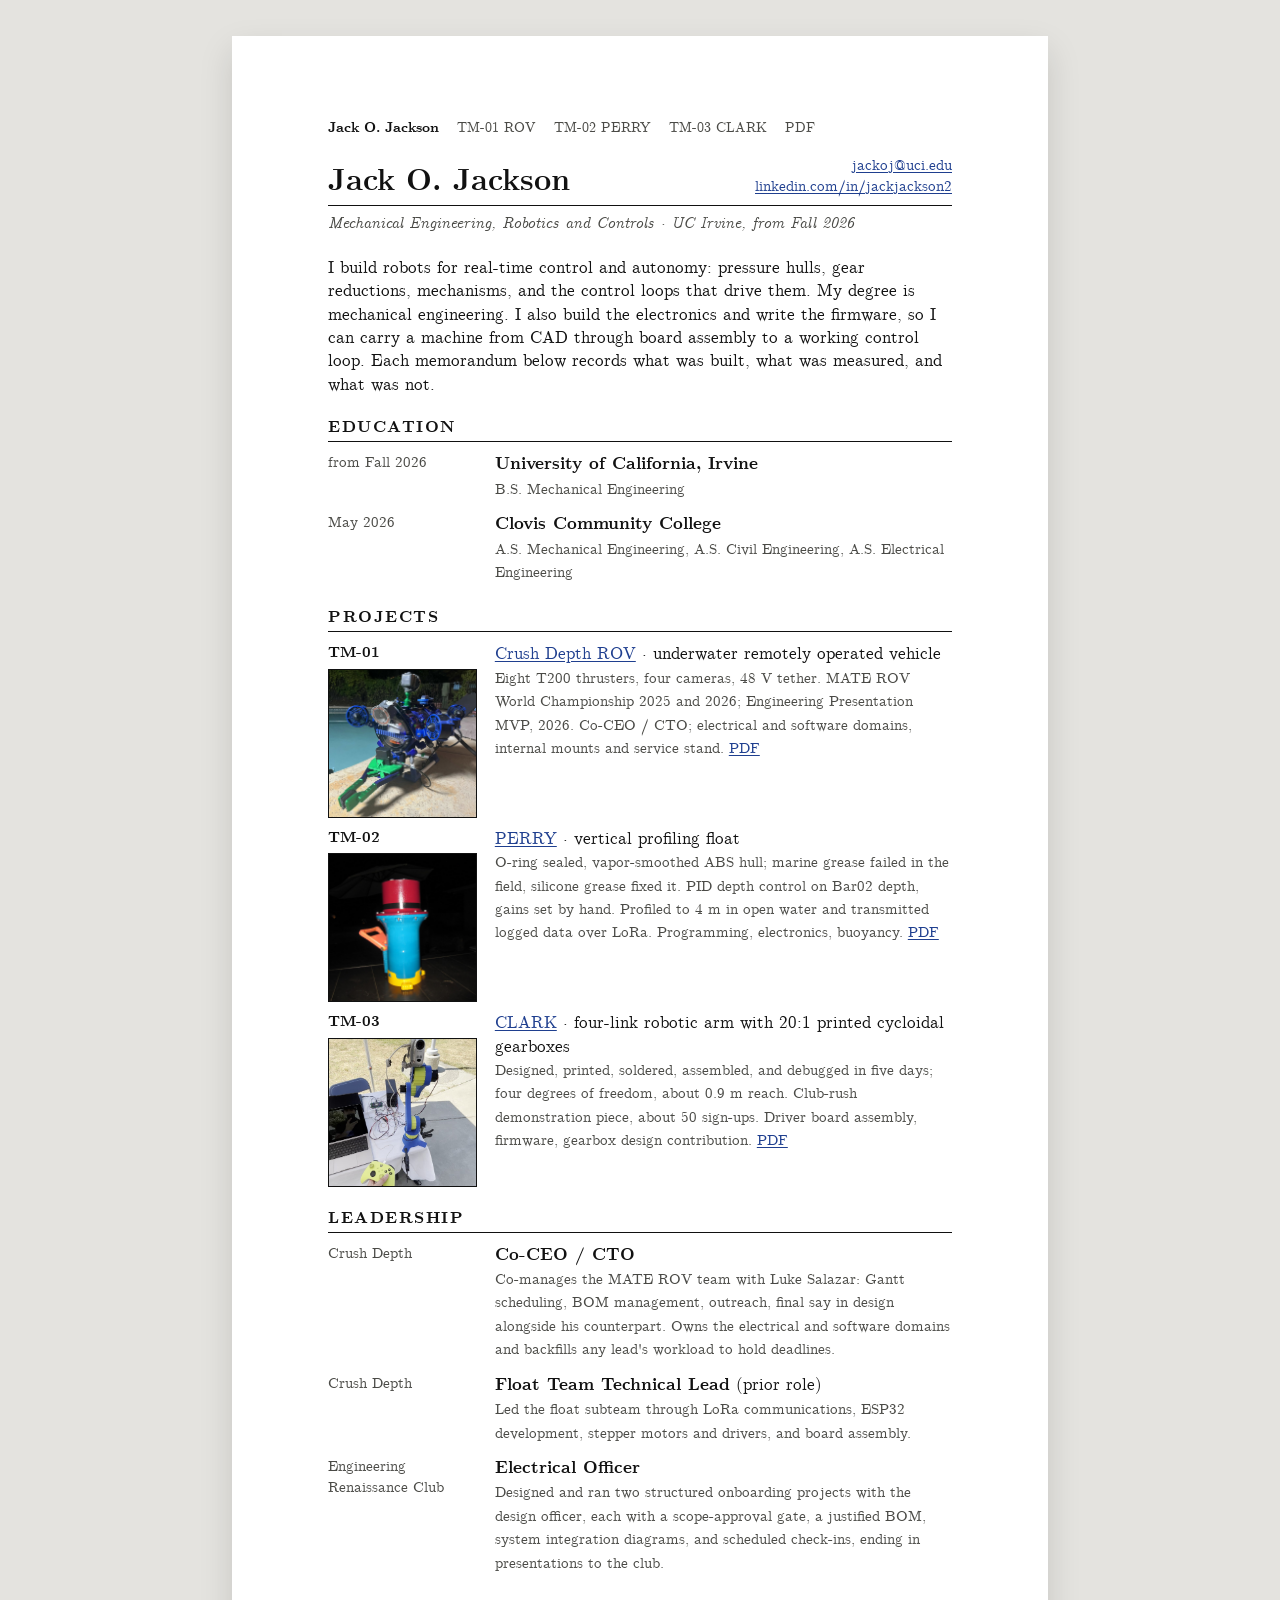
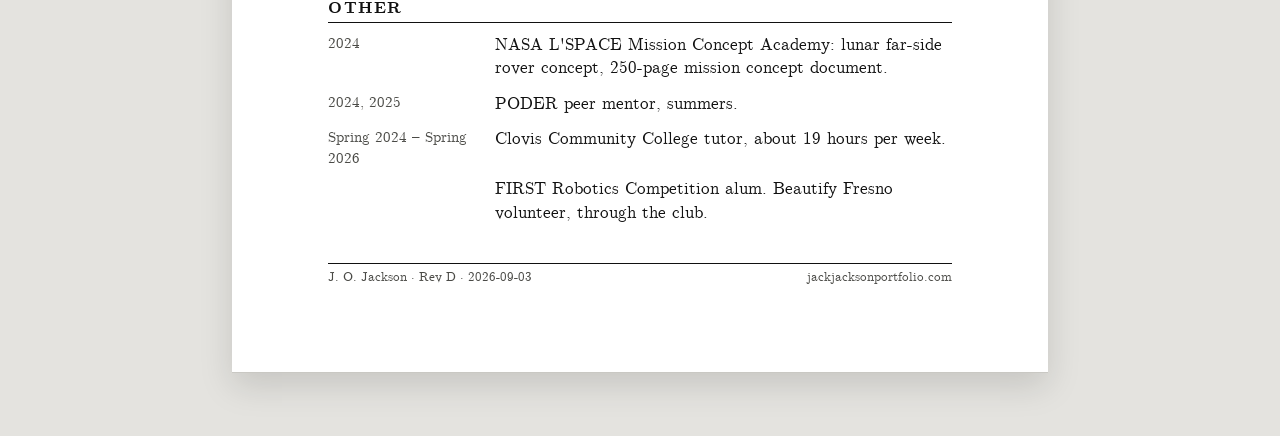
<file: index.html>
<!DOCTYPE html>
<html lang="en">
<head>
<meta charset="utf-8">
<meta name="viewport" content="width=device-width, initial-scale=1">
<title>Jack O. Jackson</title>
<meta name="description" content="Jack O. Jackson, mechanical engineering (robotics and controls), UC Irvine. Technical memoranda on a competition ROV, a profiling float, and a cycloidal robotic arm.">
<link rel="stylesheet" href="assets/style.css">
</head>
<body>
<article class="memo cv">

  <nav class="site-nav" aria-label="Site">
    <a href="index.html" aria-current="page">Jack O. Jackson</a>
    <a href="01-rov.html">TM-01 ROV</a>
    <a href="02-perry.html">TM-02 PERRY</a>
    <a href="03-clark.html">TM-03 CLARK</a>
    <a href="pdf/Jack-O-Jackson-CV.pdf">PDF</a>
  </nav>

  <header class="cv-head">
    <h1>Jack O. Jackson</h1>
    <div class="contact">
      <a href="mailto:jackoj@uci.edu">jackoj@uci.edu</a>
      <a href="https://linkedin.com/in/jackjackson2">linkedin.com/in/jackjackson2</a>
    </div>
  </header>
  <p class="cv-tagline">Mechanical Engineering, Robotics and Controls · UC Irvine, from Fall 2026</p>

  <section class="cv-sec">
    <p class="lead">I build robots for real-time control and autonomy: pressure hulls, gear reductions, mechanisms, and the control loops that drive them. My degree is mechanical engineering. I also build the electronics and write the firmware, so I can carry a machine from CAD through board assembly to a working control loop. Each memorandum below records what was built, what was measured, and what was not.</p>
  </section>

  <section class="cv-sec">
    <h2>Education</h2>
    <div class="cv-row">
      <div class="lbl">from Fall 2026</div>
      <div class="body"><p><span class="role">University of California, Irvine</span><br><span class="meta">B.S. Mechanical Engineering</span></p></div>
    </div>
    <div class="cv-row">
      <div class="lbl">May 2026</div>
      <div class="body"><p><span class="role">Clovis Community College</span><br><span class="meta">A.S. Mechanical Engineering, A.S. Civil Engineering, A.S. Electrical Engineering</span></p></div>
    </div>
  </section>

  <section class="cv-sec">
    <h2>Projects</h2>
    <div class="cv-row">
      <div class="lbl"><b>TM-01</b><img class="thumb" src="assets/img/rov-hero.jpg" alt="" style="--focus: 50% 44%" width="1200" height="1600" loading="lazy"></div>
      <div class="body"><p><a href="01-rov.html">Crush Depth ROV</a> · underwater remotely operated vehicle<br><span class="meta">Eight T200 thrusters, four cameras, 48&nbsp;V tether. MATE ROV World Championship 2025 and 2026; Engineering Presentation MVP, 2026. Co-CEO / CTO; electrical and software domains, internal mounts and service stand. <a href="pdf/TM-01-ROV.pdf">PDF</a></span></p></div>
    </div>
    <div class="cv-row">
      <div class="lbl"><b>TM-02</b><img class="thumb" src="assets/img/perry-assembled.jpg" alt="" width="1600" height="1200" loading="lazy"></div>
      <div class="body"><p><a href="02-perry.html">PERRY</a> · vertical profiling float<br><span class="meta">O-ring sealed, vapor-smoothed ABS hull; marine grease failed in the field, silicone grease fixed it. PID depth control on Bar02 depth, gains set by hand. Profiled to 4&nbsp;m in open water and transmitted logged data over LoRa. Programming, electronics, buoyancy. <a href="pdf/TM-02-PERRY.pdf">PDF</a></span></p></div>
    </div>
    <div class="cv-row">
      <div class="lbl"><b>TM-03</b><img class="thumb" src="assets/img/clark-demo.jpg" alt="" style="--focus: 50% 42%" width="900" height="1600" loading="lazy"></div>
      <div class="body"><p><a href="03-clark.html">CLARK</a> · four-link robotic arm with 20:1 printed cycloidal gearboxes<br><span class="meta">Designed, printed, soldered, assembled, and debugged in five days; four degrees of freedom, about 0.9&nbsp;m reach. Club-rush demonstration piece, about 50 sign-ups. Driver board assembly, firmware, gearbox design contribution. <a href="pdf/TM-03-CLARK.pdf">PDF</a></span></p></div>
    </div>
  </section>

  <section class="cv-sec">
    <h2>Leadership</h2>
    <div class="cv-row">
      <div class="lbl">Crush Depth</div>
      <div class="body"><p><span class="role">Co-CEO / CTO</span><br><span class="meta">Co-manages the MATE ROV team with Luke Salazar: Gantt scheduling, BOM management, outreach, final say in design alongside his counterpart. Owns the electrical and software domains and backfills any lead's workload to hold deadlines.</span></p></div>
    </div>
    <div class="cv-row">
      <div class="lbl">Crush Depth</div>
      <div class="body"><p><span class="role">Float Team Technical Lead</span> (prior role)<br><span class="meta">Led the float subteam through LoRa communications, ESP32 development, stepper motors and drivers, and board assembly.</span></p></div>
    </div>
    <div class="cv-row">
      <div class="lbl">Engineering Renaissance Club</div>
      <div class="body"><p><span class="role">Electrical Officer</span><br><span class="meta">Designed and ran two structured onboarding projects with the design officer, each with a scope-approval gate, a justified BOM, system integration diagrams, and scheduled check-ins, ending in presentations to the club.</span></p></div>
    </div>
  </section>

  <section class="cv-sec">
    <h2>Other</h2>
    <div class="cv-row">
      <div class="lbl">2024</div>
      <div class="body"><p>NASA L'SPACE Mission Concept Academy: lunar far-side rover concept, 250-page mission concept document.</p></div>
    </div>
    <div class="cv-row">
      <div class="lbl">2024, 2025</div>
      <div class="body"><p>PODER peer mentor, summers.</p></div>
    </div>
    <div class="cv-row">
      <div class="lbl">Spring 2024 – Spring 2026</div>
      <div class="body"><p>Clovis Community College tutor, about 19 hours per week.</p></div>
    </div>
    <div class="cv-row">
      <div class="lbl"></div>
      <div class="body"><p>FIRST Robotics Competition alum. Beautify Fresno volunteer, through the club.</p></div>
    </div>
  </section>

  <footer class="pgfoot"><span>J. O. Jackson · Rev D · 2026-09-03</span><span>jackjacksonportfolio.com</span></footer>

</article>
</body>
</html>
</file>
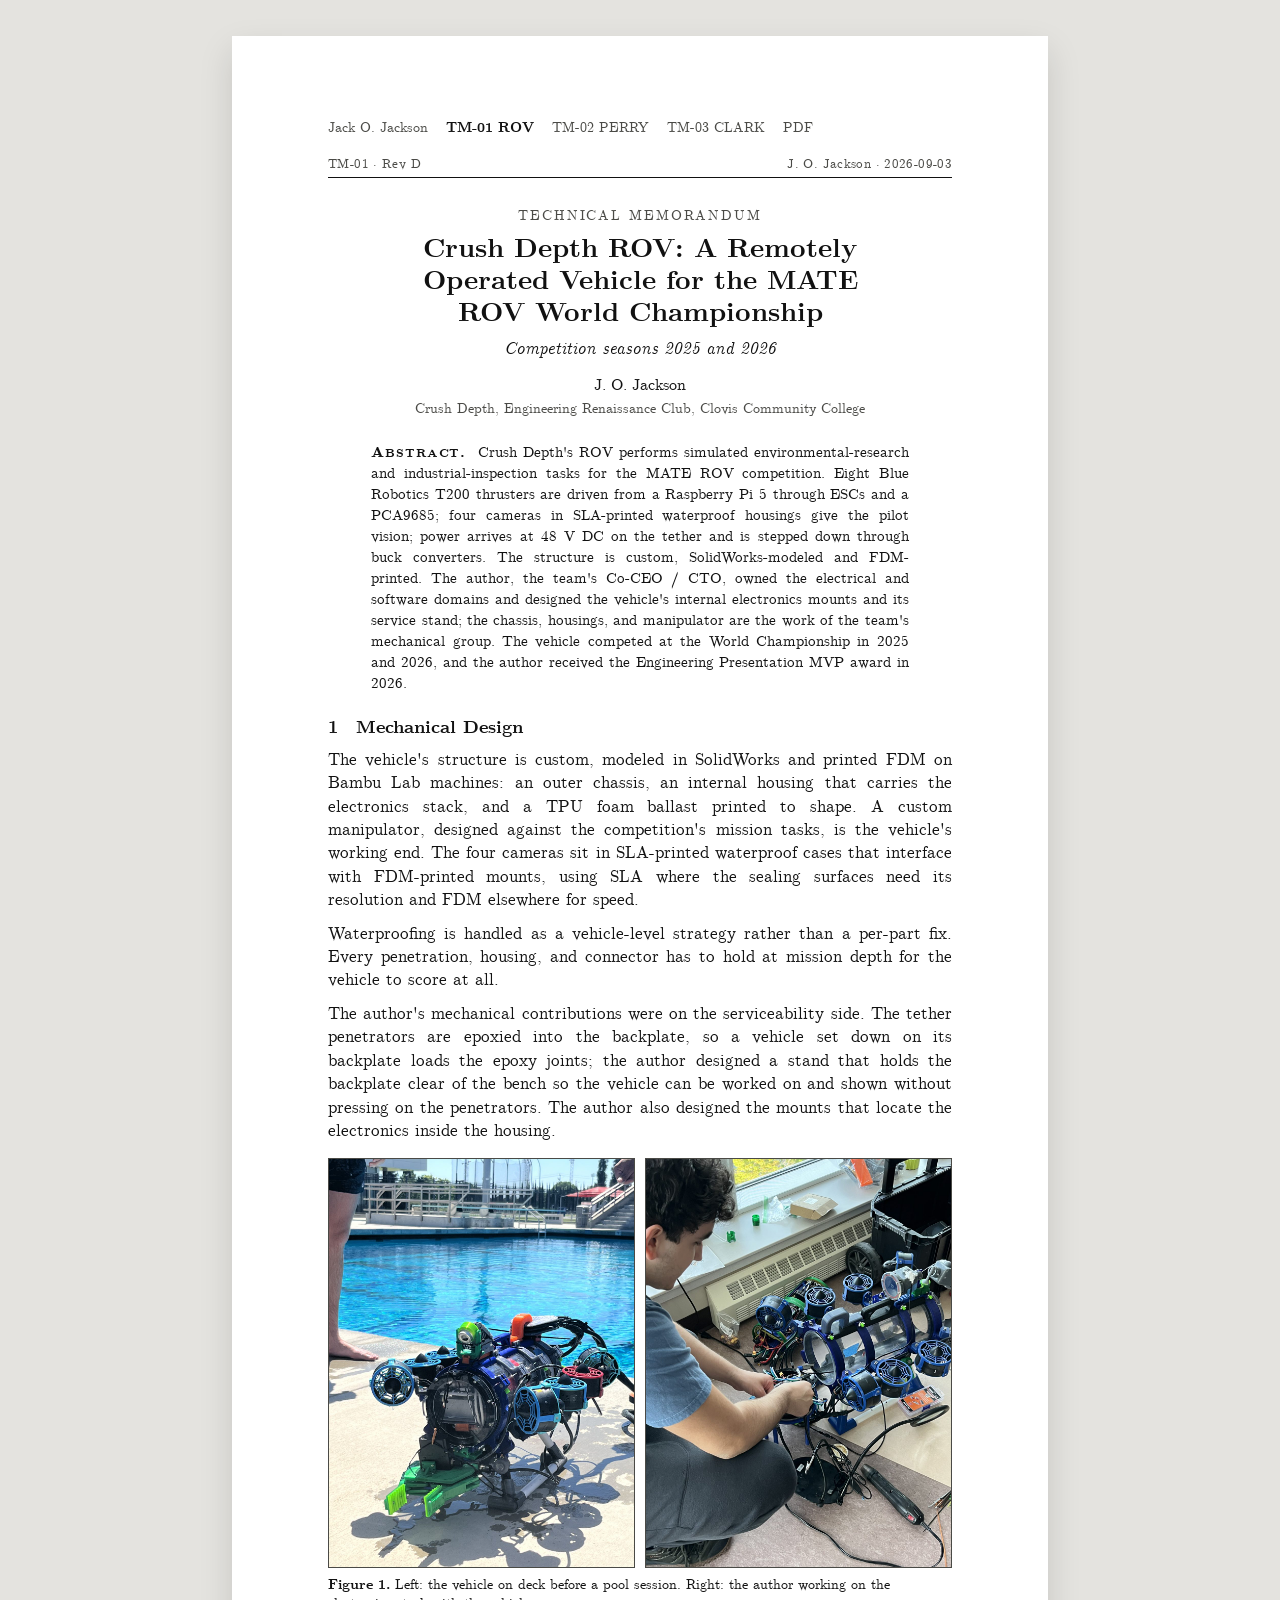
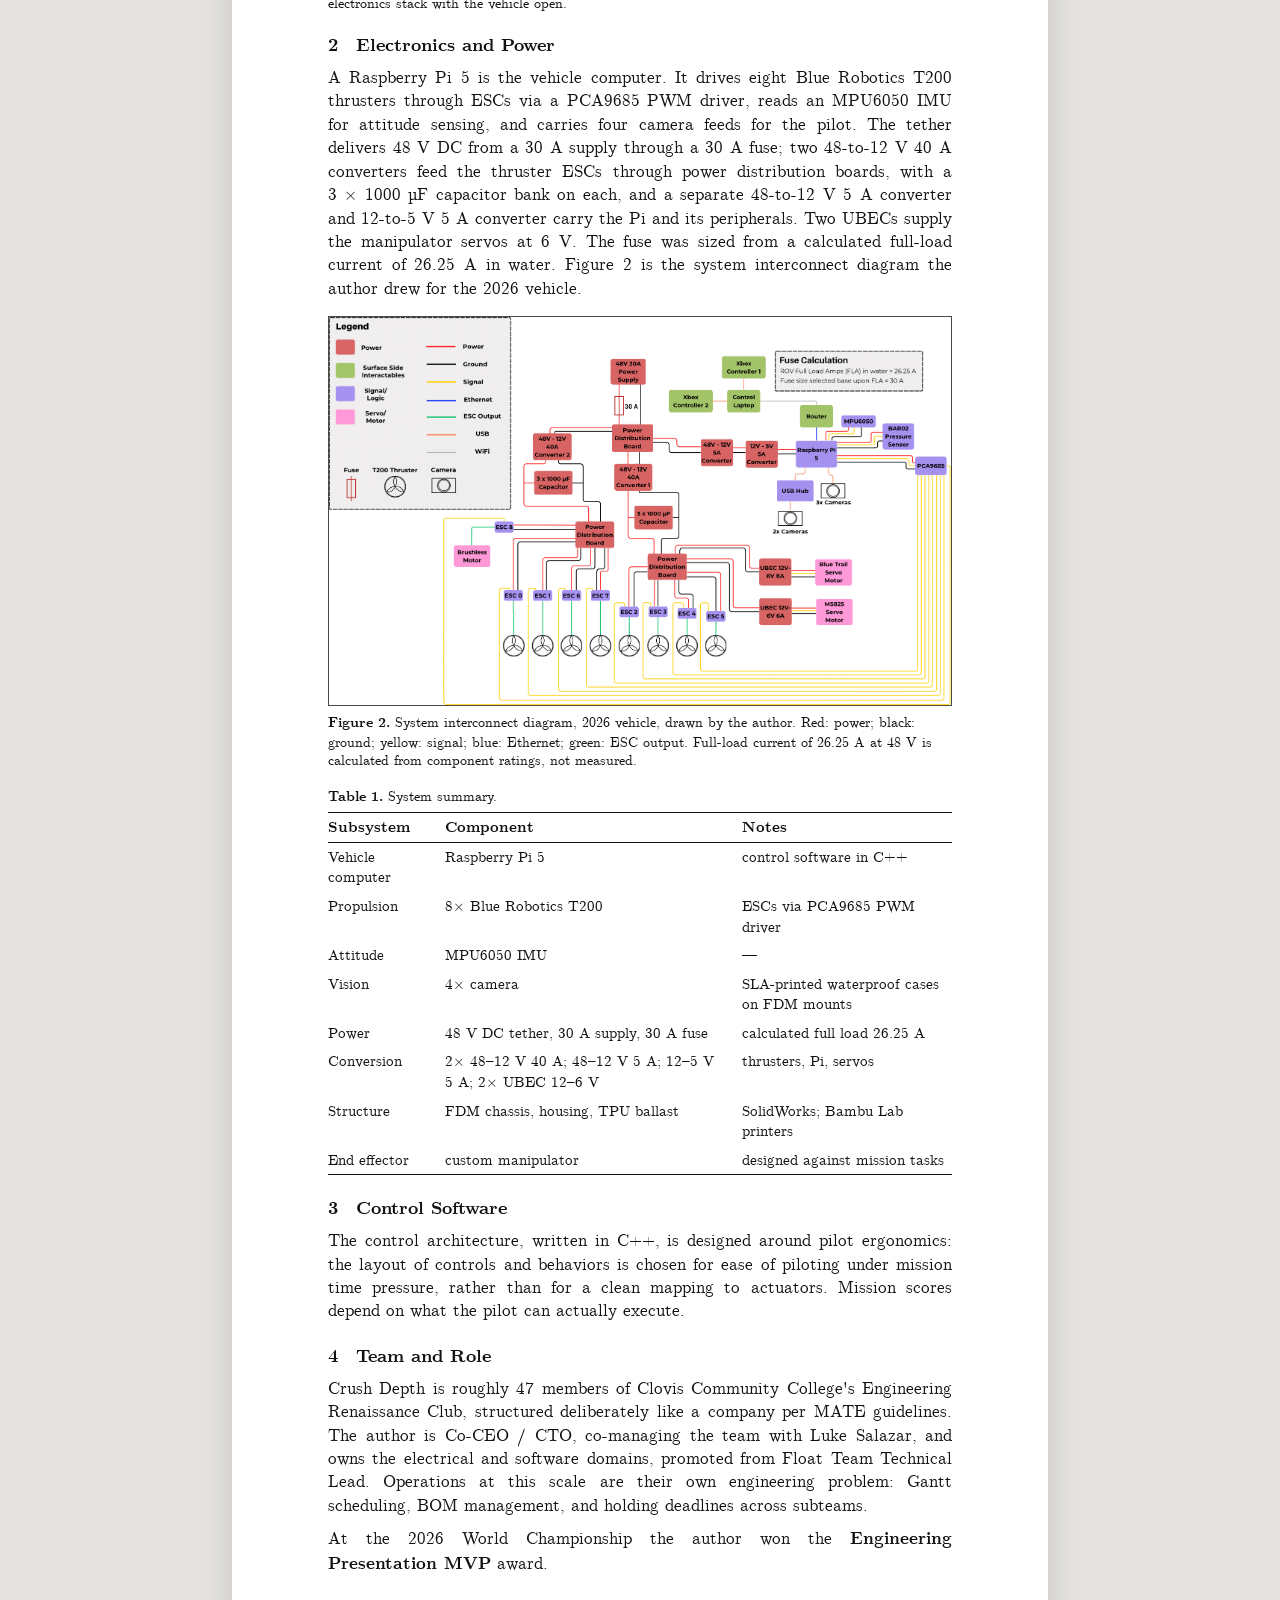
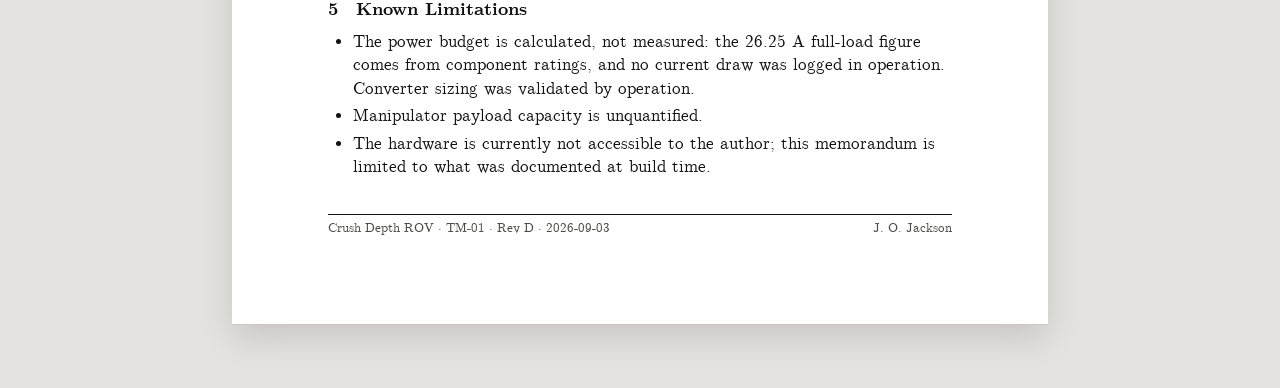
<file: 01-rov.html>
<!DOCTYPE html>
<html lang="en">
<head>
<meta charset="utf-8">
<meta name="viewport" content="width=device-width, initial-scale=1">
<title>TM-01 Crush Depth ROV · J. O. Jackson</title>
<meta name="description" content="Technical memorandum: Crush Depth ROV, an underwater remotely operated vehicle for the MATE ROV World Championship. Eight T200 thrusters, four cameras in SLA-printed housings, 48 V tether with system interconnect diagram, printed chassis, pilot-first control architecture.">
<link rel="stylesheet" href="assets/style.css">
</head>
<body>
<article class="memo">

  <nav class="site-nav" aria-label="Site">
    <a href="index.html">Jack O. Jackson</a>
    <a href="01-rov.html" aria-current="page">TM-01 ROV</a>
    <a href="02-perry.html">TM-02 PERRY</a>
    <a href="03-clark.html">TM-03 CLARK</a>
    <a href="pdf/TM-01-ROV.pdf">PDF</a>
  </nav>

  <div class="runhead"><span>TM-01 · Rev D</span><span>J. O. Jackson · 2026-09-03</span></div>

  <header>
    <div class="kind">Technical Memorandum</div>
    <h1>Crush Depth ROV: A Remotely Operated Vehicle for the MATE ROV World Championship</h1>
    <div class="sub">Competition seasons 2025 and 2026</div>
    <div class="authors">J. O. Jackson<small>Crush Depth, Engineering Renaissance Club, Clovis Community College</small></div>

    <p class="abstract"><b>Abstract.</b> Crush Depth's ROV performs simulated environmental-research and industrial-inspection tasks for the MATE ROV competition. Eight Blue Robotics T200 thrusters are driven from a Raspberry Pi 5 through ESCs and a PCA9685; four cameras in SLA-printed waterproof housings give the pilot vision; power arrives at 48&nbsp;V DC on the tether and is stepped down through buck converters. The structure is custom, SolidWorks-modeled and FDM-printed. The author, the team's Co-CEO / CTO, owned the electrical and software domains and designed the vehicle's internal electronics mounts and its service stand; the chassis, housings, and manipulator are the work of the team's mechanical group. The vehicle competed at the World Championship in 2025 and 2026, and the author received the Engineering Presentation MVP award in 2026.</p>
  </header>

  <section>
    <h2><span class="n">1</span>Mechanical Design</h2>
    <p>The vehicle's structure is custom, modeled in SolidWorks and printed FDM on Bambu Lab machines: an outer chassis, an internal housing that carries the electronics stack, and a TPU foam ballast printed to shape. A custom manipulator, designed against the competition's mission tasks, is the vehicle's working end. The four cameras sit in SLA-printed waterproof cases that interface with FDM-printed mounts, using SLA where the sealing surfaces need its resolution and FDM elsewhere for speed.</p>
    <p>Waterproofing is handled as a vehicle-level strategy rather than a per-part fix. Every penetration, housing, and connector has to hold at mission depth for the vehicle to score at all.</p>
    <p>The author's mechanical contributions were on the serviceability side. The tether penetrators are epoxied into the backplate, so a vehicle set down on its backplate loads the epoxy joints; the author designed a stand that holds the backplate clear of the bench so the vehicle can be worked on and shown without pressing on the penetrators. The author also designed the mounts that locate the electronics inside the housing.</p>
    <figure class="fig pair">
      <div class="frames">
        <img src="assets/img/rov-poolside.jpg" alt="Crush Depth ROV on a pool deck: black frame, blue thruster guards, green manipulator, cameras and cabling visible." width="1200" height="1600">
        <img src="assets/img/rov-electronics.jpg" alt="The author seated on the floor working on the ROV's internal electronics with the frame open." width="1200" height="1600">
      </div>
      <figcaption class="cap"><b>Figure 1.</b> Left: the vehicle on deck before a pool session. Right: the author working on the electronics stack with the vehicle open.</figcaption>
    </figure>
  </section>

  <section>
    <h2><span class="n">2</span>Electronics and Power</h2>
    <p>A Raspberry Pi 5 is the vehicle computer. It drives eight Blue Robotics T200 thrusters through ESCs via a PCA9685 PWM driver, reads an MPU6050 IMU for attitude sensing, and carries four camera feeds for the pilot. The tether delivers 48&nbsp;V DC from a 30&nbsp;A supply through a 30&nbsp;A fuse; two 48-to-12&nbsp;V 40&nbsp;A converters feed the thruster ESCs through power distribution boards, with a 3&nbsp;×&nbsp;1000&nbsp;µF capacitor bank on each, and a separate 48-to-12&nbsp;V 5&nbsp;A converter and 12-to-5&nbsp;V 5&nbsp;A converter carry the Pi and its peripherals. Two UBECs supply the manipulator servos at 6&nbsp;V. The fuse was sized from a calculated full-load current of 26.25&nbsp;A in water. Figure&nbsp;2 is the system interconnect diagram the author drew for the 2026 vehicle.</p>
    <figure class="fig">
      <img src="assets/img/rov-sid.png" alt="System interconnect diagram of the 2026 ROV: 48 V supply and fuse, converters, power distribution boards, eight ESCs, Raspberry Pi 5 with sensors, PCA9685, servos, and the surface laptop and controllers." width="1665" height="1039">
      <figcaption class="cap"><b>Figure 2.</b> System interconnect diagram, 2026 vehicle, drawn by the author. Red: power; black: ground; yellow: signal; blue: Ethernet; green: ESC output. Full-load current of 26.25&nbsp;A at 48&nbsp;V is calculated from component ratings, not measured.</figcaption>
    </figure>
    <div class="tabwrap">
      <table>
        <caption><b>Table 1.</b> System summary.</caption>
        <thead><tr><th>Subsystem</th><th>Component</th><th>Notes</th></tr></thead>
        <tbody>
          <tr><td>Vehicle computer</td><td>Raspberry Pi 5</td><td>control software in C++</td></tr>
          <tr><td>Propulsion</td><td>8× Blue Robotics T200</td><td>ESCs via PCA9685 PWM driver</td></tr>
          <tr><td>Attitude</td><td>MPU6050 IMU</td><td>—</td></tr>
          <tr><td>Vision</td><td>4× camera</td><td>SLA-printed waterproof cases on FDM mounts</td></tr>
          <tr><td>Power</td><td>48 V DC tether, 30 A supply, 30 A fuse</td><td>calculated full load 26.25 A</td></tr>
          <tr><td>Conversion</td><td>2× 48–12 V 40 A; 48–12 V 5 A; 12–5 V 5 A; 2× UBEC 12–6 V</td><td>thrusters, Pi, servos</td></tr>
          <tr><td>Structure</td><td>FDM chassis, housing, TPU ballast</td><td>SolidWorks; Bambu Lab printers</td></tr>
          <tr><td>End effector</td><td>custom manipulator</td><td>designed against mission tasks</td></tr>
        </tbody>
      </table>
    </div>
  </section>

  <section>
    <h2><span class="n">3</span>Control Software</h2>
    <p>The control architecture, written in C++, is designed around pilot ergonomics: the layout of controls and behaviors is chosen for ease of piloting under mission time pressure, rather than for a clean mapping to actuators. Mission scores depend on what the pilot can actually execute.</p>
  </section>

  <section>
    <h2><span class="n">4</span>Team and Role</h2>
    <p>Crush Depth is roughly 47 members of Clovis Community College's Engineering Renaissance Club, structured deliberately like a company per MATE guidelines. The author is Co-CEO / CTO, co-managing the team with Luke Salazar, and owns the electrical and software domains, promoted from Float Team Technical Lead. Operations at this scale are their own engineering problem: Gantt scheduling, BOM management, and holding deadlines across subteams.</p>
    <p>At the 2026 World Championship the author won the <strong>Engineering Presentation MVP</strong> award.</p>
  </section>

  <section>
    <h2><span class="n">5</span>Known Limitations</h2>
    <ul>
      <li>The power budget is calculated, not measured: the 26.25&nbsp;A full-load figure comes from component ratings, and no current draw was logged in operation. Converter sizing was validated by operation.</li>
      <li>Manipulator payload capacity is unquantified.</li>
      <li>The hardware is currently not accessible to the author; this memorandum is limited to what was documented at build time.</li>
    </ul>
  </section>

  <footer class="pgfoot"><span>Crush Depth ROV · TM-01 · Rev D · 2026-09-03</span><span>J. O. Jackson</span></footer>

</article>
</body>
</html>
</file>
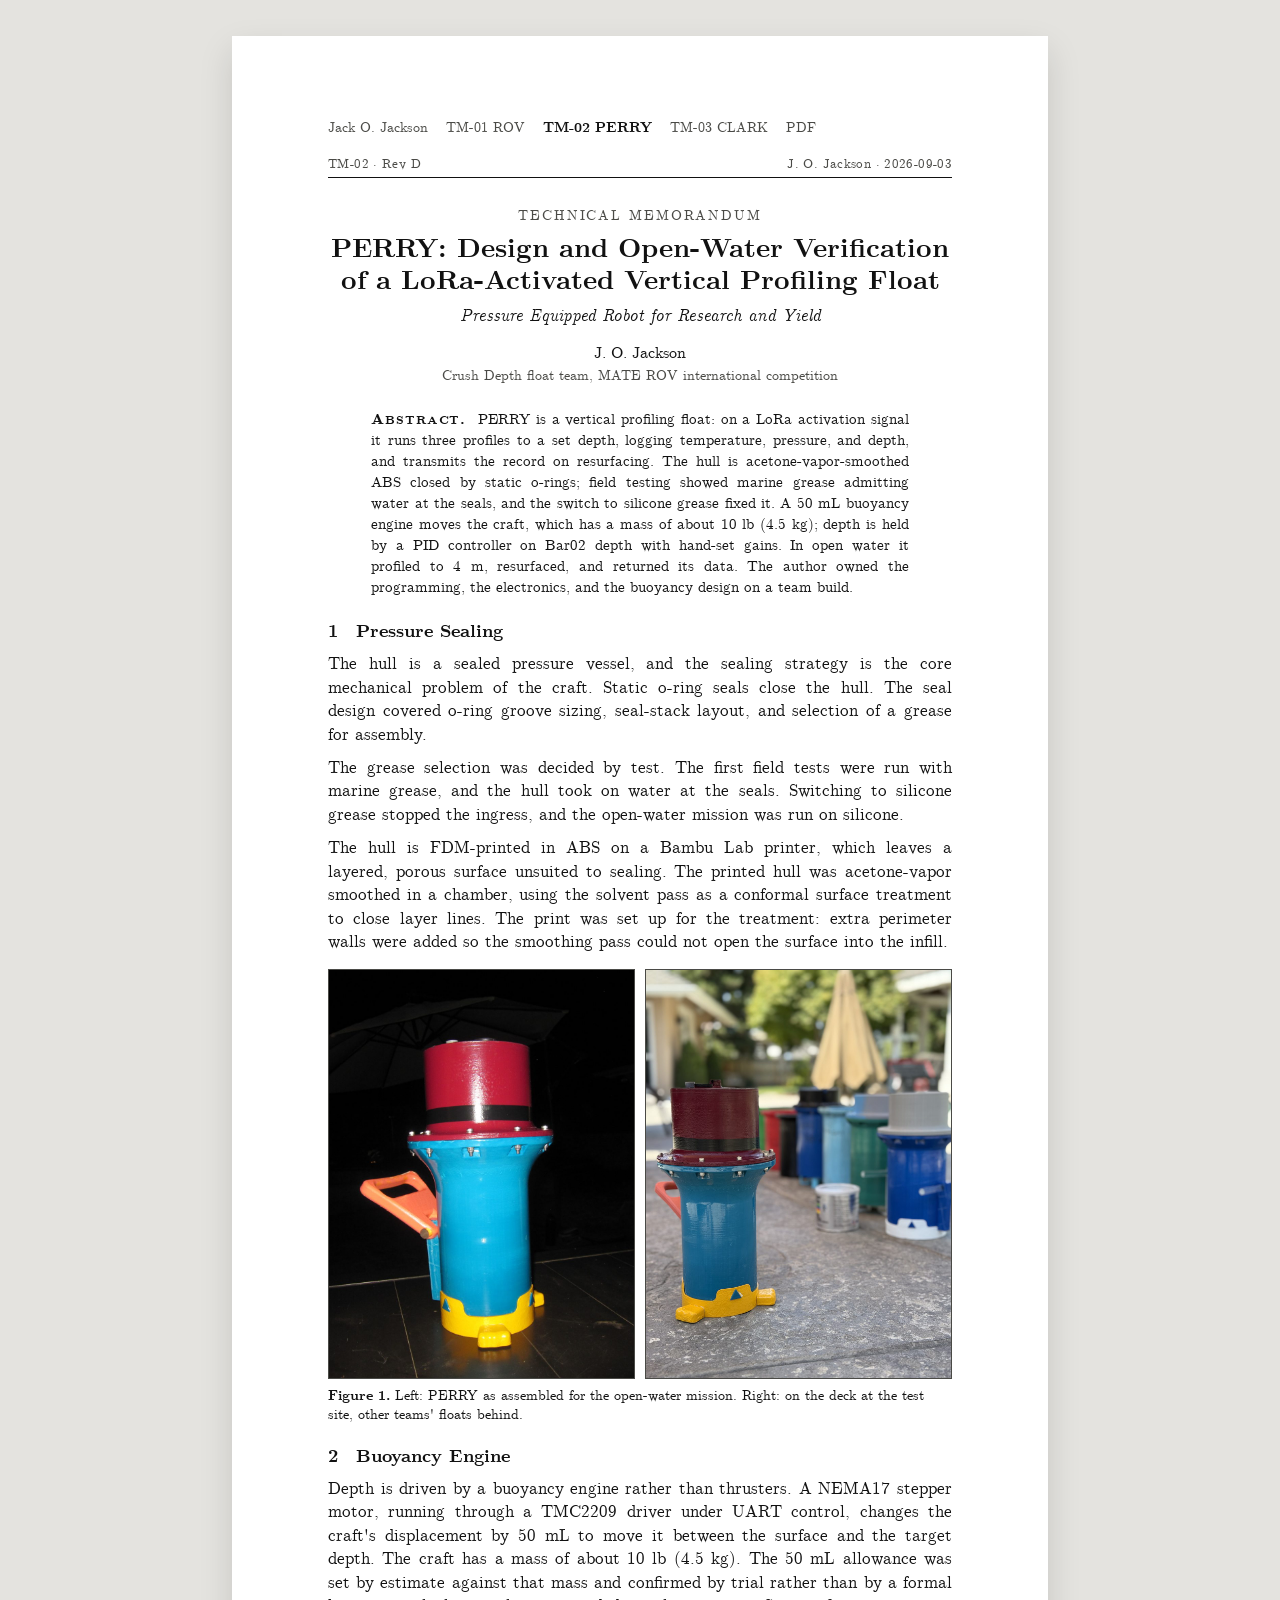
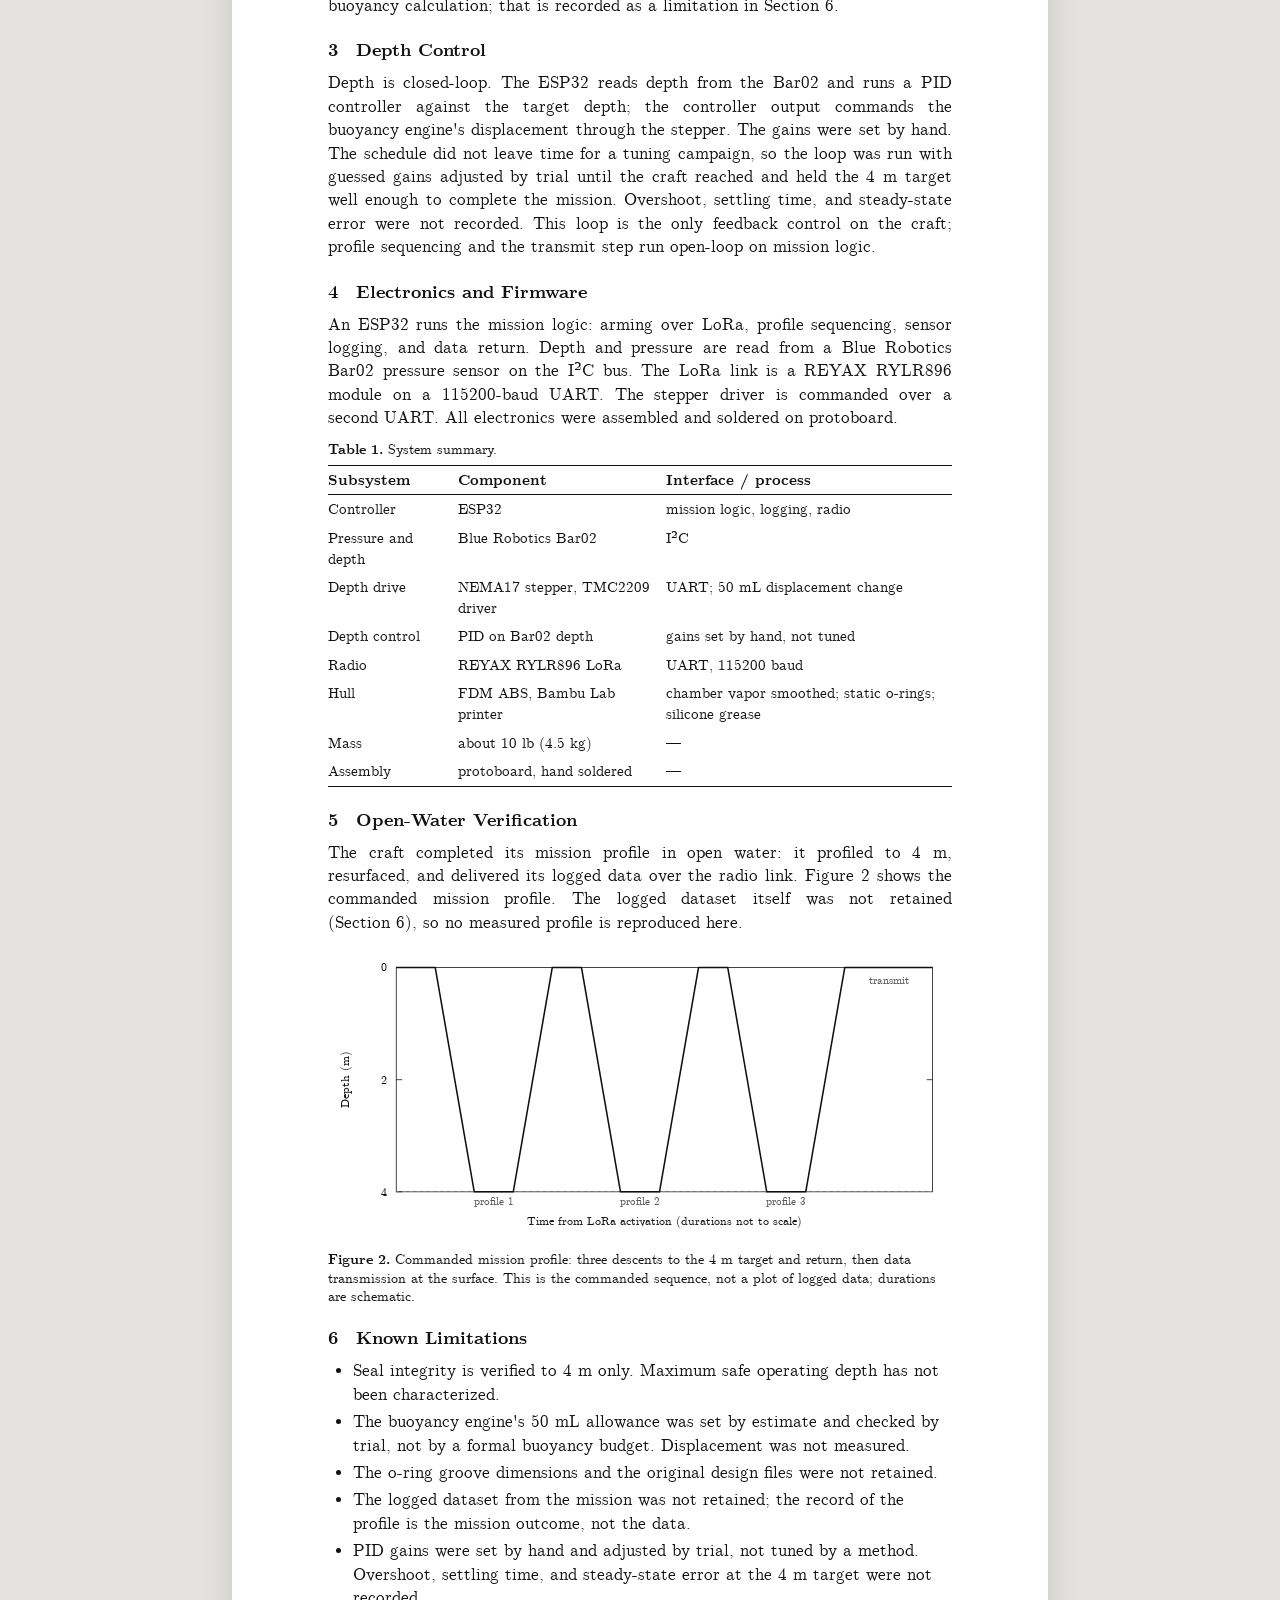
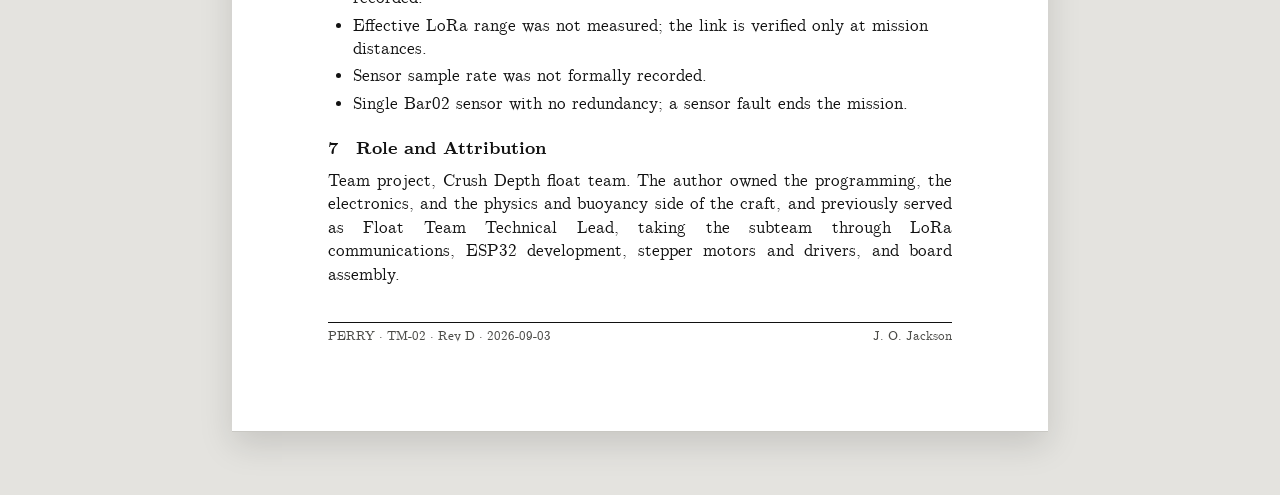
<file: 02-perry.html>
<!DOCTYPE html>
<html lang="en">
<head>
<meta charset="utf-8">
<meta name="viewport" content="width=device-width, initial-scale=1">
<title>TM-02 PERRY — Vertical Profiling Float · J. O. Jackson</title>
<meta name="description" content="Technical memorandum: PERRY, a LoRa-activated vertical profiling float. O-ring sealed, acetone-vapor-smoothed ABS hull; silicone grease after marine grease failed in the field; 50 mL buoyancy engine under PID depth control on Bar02 depth. Verified to 4 m in open water.">
<link rel="stylesheet" href="assets/style.css">
</head>
<body>
<article class="memo">

  <nav class="site-nav" aria-label="Site">
    <a href="index.html">Jack O. Jackson</a>
    <a href="01-rov.html">TM-01 ROV</a>
    <a href="02-perry.html" aria-current="page">TM-02 PERRY</a>
    <a href="03-clark.html">TM-03 CLARK</a>
    <a href="pdf/TM-02-PERRY.pdf">PDF</a>
  </nav>

  <div class="runhead"><span>TM-02 · Rev D</span><span>J. O. Jackson · 2026-09-03</span></div>

  <header>
    <div class="kind">Technical Memorandum</div>
    <h1>PERRY: Design and Open-Water Verification of a LoRa-Activated Vertical Profiling Float</h1>
    <div class="sub">Pressure Equipped Robot for Research and Yield</div>
    <div class="authors">J. O. Jackson<small>Crush Depth float team, MATE ROV international competition</small></div>

    <p class="abstract"><b>Abstract.</b> PERRY is a vertical profiling float: on a LoRa activation signal it runs three profiles to a set depth, logging temperature, pressure, and depth, and transmits the record on resurfacing. The hull is acetone-vapor-smoothed ABS closed by static o-rings; field testing showed marine grease admitting water at the seals, and the switch to silicone grease fixed it. A 50&nbsp;mL buoyancy engine moves the craft, which has a mass of about 10&nbsp;lb (4.5&nbsp;kg); depth is held by a PID controller on Bar02 depth with hand-set gains. In open water it profiled to 4&nbsp;m, resurfaced, and returned its data. The author owned the programming, the electronics, and the buoyancy design on a team build.</p>
  </header>

  <section>
    <h2><span class="n">1</span>Pressure Sealing</h2>
    <p>The hull is a sealed pressure vessel, and the sealing strategy is the core mechanical problem of the craft. Static o-ring seals close the hull. The seal design covered o-ring groove sizing, seal-stack layout, and selection of a grease for assembly.</p>
    <p>The grease selection was decided by test. The first field tests were run with marine grease, and the hull took on water at the seals. Switching to silicone grease stopped the ingress, and the open-water mission was run on silicone.</p>
    <p>The hull is FDM-printed in ABS on a Bambu Lab printer, which leaves a layered, porous surface unsuited to sealing. The printed hull was acetone-vapor smoothed in a chamber, using the solvent pass as a conformal surface treatment to close layer lines. The print was set up for the treatment: extra perimeter walls were added so the smoothing pass could not open the surface into the infill.</p>
    <figure class="fig pair">
      <div class="frames">
        <img src="assets/img/perry-assembled.jpg" alt="PERRY float, assembled: blue printed hull, red cap, orange handle, yellow base." width="1600" height="1200">
        <img src="assets/img/perry-lineup.jpg" alt="PERRY on a pool deck in front of other teams' profiling floats." width="1200" height="1600">
      </div>
      <figcaption class="cap"><b>Figure 1.</b> Left: PERRY as assembled for the open-water mission. Right: on the deck at the test site, other teams' floats behind.</figcaption>
    </figure>
  </section>

  <section>
    <h2><span class="n">2</span>Buoyancy Engine</h2>
    <p>Depth is driven by a buoyancy engine rather than thrusters. A NEMA17 stepper motor, running through a TMC2209 driver under UART control, changes the craft's displacement by 50&nbsp;mL to move it between the surface and the target depth. The craft has a mass of about 10&nbsp;lb (4.5&nbsp;kg). The 50&nbsp;mL allowance was set by estimate against that mass and confirmed by trial rather than by a formal buoyancy calculation; that is recorded as a limitation in Section&nbsp;6.</p>
  </section>

  <section>
    <h2><span class="n">3</span>Depth Control</h2>
    <p>Depth is closed-loop. The ESP32 reads depth from the Bar02 and runs a PID controller against the target depth; the controller output commands the buoyancy engine's displacement through the stepper. The gains were set by hand. The schedule did not leave time for a tuning campaign, so the loop was run with guessed gains adjusted by trial until the craft reached and held the 4&nbsp;m target well enough to complete the mission. Overshoot, settling time, and steady-state error were not recorded. This loop is the only feedback control on the craft; profile sequencing and the transmit step run open-loop on mission logic.</p>
  </section>

  <section>
    <h2><span class="n">4</span>Electronics and Firmware</h2>
    <p>An ESP32 runs the mission logic: arming over LoRa, profile sequencing, sensor logging, and data return. Depth and pressure are read from a Blue Robotics Bar02 pressure sensor on the I²C bus. The LoRa link is a REYAX RYLR896 module on a 115200-baud UART. The stepper driver is commanded over a second UART. All electronics were assembled and soldered on protoboard.</p>
    <div class="tabwrap">
      <table>
        <caption><b>Table 1.</b> System summary.</caption>
        <thead><tr><th>Subsystem</th><th>Component</th><th>Interface / process</th></tr></thead>
        <tbody>
          <tr><td>Controller</td><td>ESP32</td><td>mission logic, logging, radio</td></tr>
          <tr><td>Pressure and depth</td><td>Blue Robotics Bar02</td><td>I²C</td></tr>
          <tr><td>Depth drive</td><td>NEMA17 stepper, TMC2209 driver</td><td>UART; 50 mL displacement change</td></tr>
          <tr><td>Depth control</td><td>PID on Bar02 depth</td><td>gains set by hand, not tuned</td></tr>
          <tr><td>Radio</td><td>REYAX RYLR896 LoRa</td><td>UART, 115200 baud</td></tr>
          <tr><td>Hull</td><td>FDM ABS, Bambu Lab printer</td><td>chamber vapor smoothed; static o-rings; silicone grease</td></tr>
          <tr><td>Mass</td><td>about 10 lb (4.5 kg)</td><td>—</td></tr>
          <tr><td>Assembly</td><td>protoboard, hand soldered</td><td>—</td></tr>
        </tbody>
      </table>
    </div>
  </section>

  <section>
    <h2><span class="n">5</span>Open-Water Verification</h2>
    <p>The craft completed its mission profile in open water: it profiled to 4&nbsp;m, resurfaced, and delivered its logged data over the radio link. Figure&nbsp;2 shows the commanded mission profile. The logged dataset itself was not retained (Section&nbsp;6), so no measured profile is reproduced here.</p>
    <figure class="fig">
      <svg viewBox="0 0 640 300" role="img" aria-label="Commanded mission profile: three descents from the surface to 4 metres and back.">
        <rect x="0" y="0" width="640" height="300" fill="#fff"/>
        <g stroke="#111" stroke-width="0.8" fill="none">
          <rect x="70" y="18" width="550" height="230"/>
          <line x1="70" y1="133" x2="76" y2="133"/>
          <line x1="70" y1="248" x2="76" y2="248"/>
          <line x1="620" y1="133" x2="614" y2="133"/>
        </g>
        <g stroke="#bbb" stroke-width="0.6" stroke-dasharray="3 4">
          <line x1="70" y1="248" x2="620" y2="248"/>
        </g>
        <polyline fill="none" stroke="#111" stroke-width="1.6" stroke-linejoin="round"
          points="70,18 110,18 150,248 190,248 230,18 260,18 300,248 340,248 380,18 410,18 450,248 490,248 530,18 620,18"/>
        <g font-family="CMU Serif, Times New Roman, serif" font-size="12" fill="#111">
          <text x="60" y="22" text-anchor="end">0</text>
          <text x="60" y="137" text-anchor="end">2</text>
          <text x="60" y="252" text-anchor="end">4</text>
          <text x="22" y="133" transform="rotate(-90 22 133)" text-anchor="middle">Depth (m)</text>
          <text x="345" y="282" text-anchor="middle">Time from LoRa activation (durations not to scale)</text>
          <text x="170" y="262" text-anchor="middle" font-size="11" fill="#555">profile 1</text>
          <text x="320" y="262" text-anchor="middle" font-size="11" fill="#555">profile 2</text>
          <text x="470" y="262" text-anchor="middle" font-size="11" fill="#555">profile 3</text>
          <text x="575" y="35" text-anchor="middle" font-size="11" fill="#555">transmit</text>
        </g>
      </svg>
      <figcaption class="cap"><b>Figure 2.</b> Commanded mission profile: three descents to the 4&nbsp;m target and return, then data transmission at the surface. This is the commanded sequence, not a plot of logged data; durations are schematic.</figcaption>
    </figure>
  </section>

  <section>
    <h2><span class="n">6</span>Known Limitations</h2>
    <ul>
      <li>Seal integrity is verified to 4&nbsp;m only. Maximum safe operating depth has not been characterized.</li>
      <li>The buoyancy engine's 50&nbsp;mL allowance was set by estimate and checked by trial, not by a formal buoyancy budget. Displacement was not measured.</li>
      <li>The o-ring groove dimensions and the original design files were not retained.</li>
      <li>The logged dataset from the mission was not retained; the record of the profile is the mission outcome, not the data.</li>
      <li>PID gains were set by hand and adjusted by trial, not tuned by a method. Overshoot, settling time, and steady-state error at the 4&nbsp;m target were not recorded.</li>
      <li>Effective LoRa range was not measured; the link is verified only at mission distances.</li>
      <li>Sensor sample rate was not formally recorded.</li>
      <li>Single Bar02 sensor with no redundancy; a sensor fault ends the mission.</li>
    </ul>
  </section>

  <section>
    <h2><span class="n">7</span>Role and Attribution</h2>
    <p>Team project, Crush Depth float team. The author owned the programming, the electronics, and the physics and buoyancy side of the craft, and previously served as Float Team Technical Lead, taking the subteam through LoRa communications, ESP32 development, stepper motors and drivers, and board assembly.</p>
  </section>

  <footer class="pgfoot"><span>PERRY · TM-02 · Rev D · 2026-09-03</span><span>J. O. Jackson</span></footer>

</article>
</body>
</html>
</file>
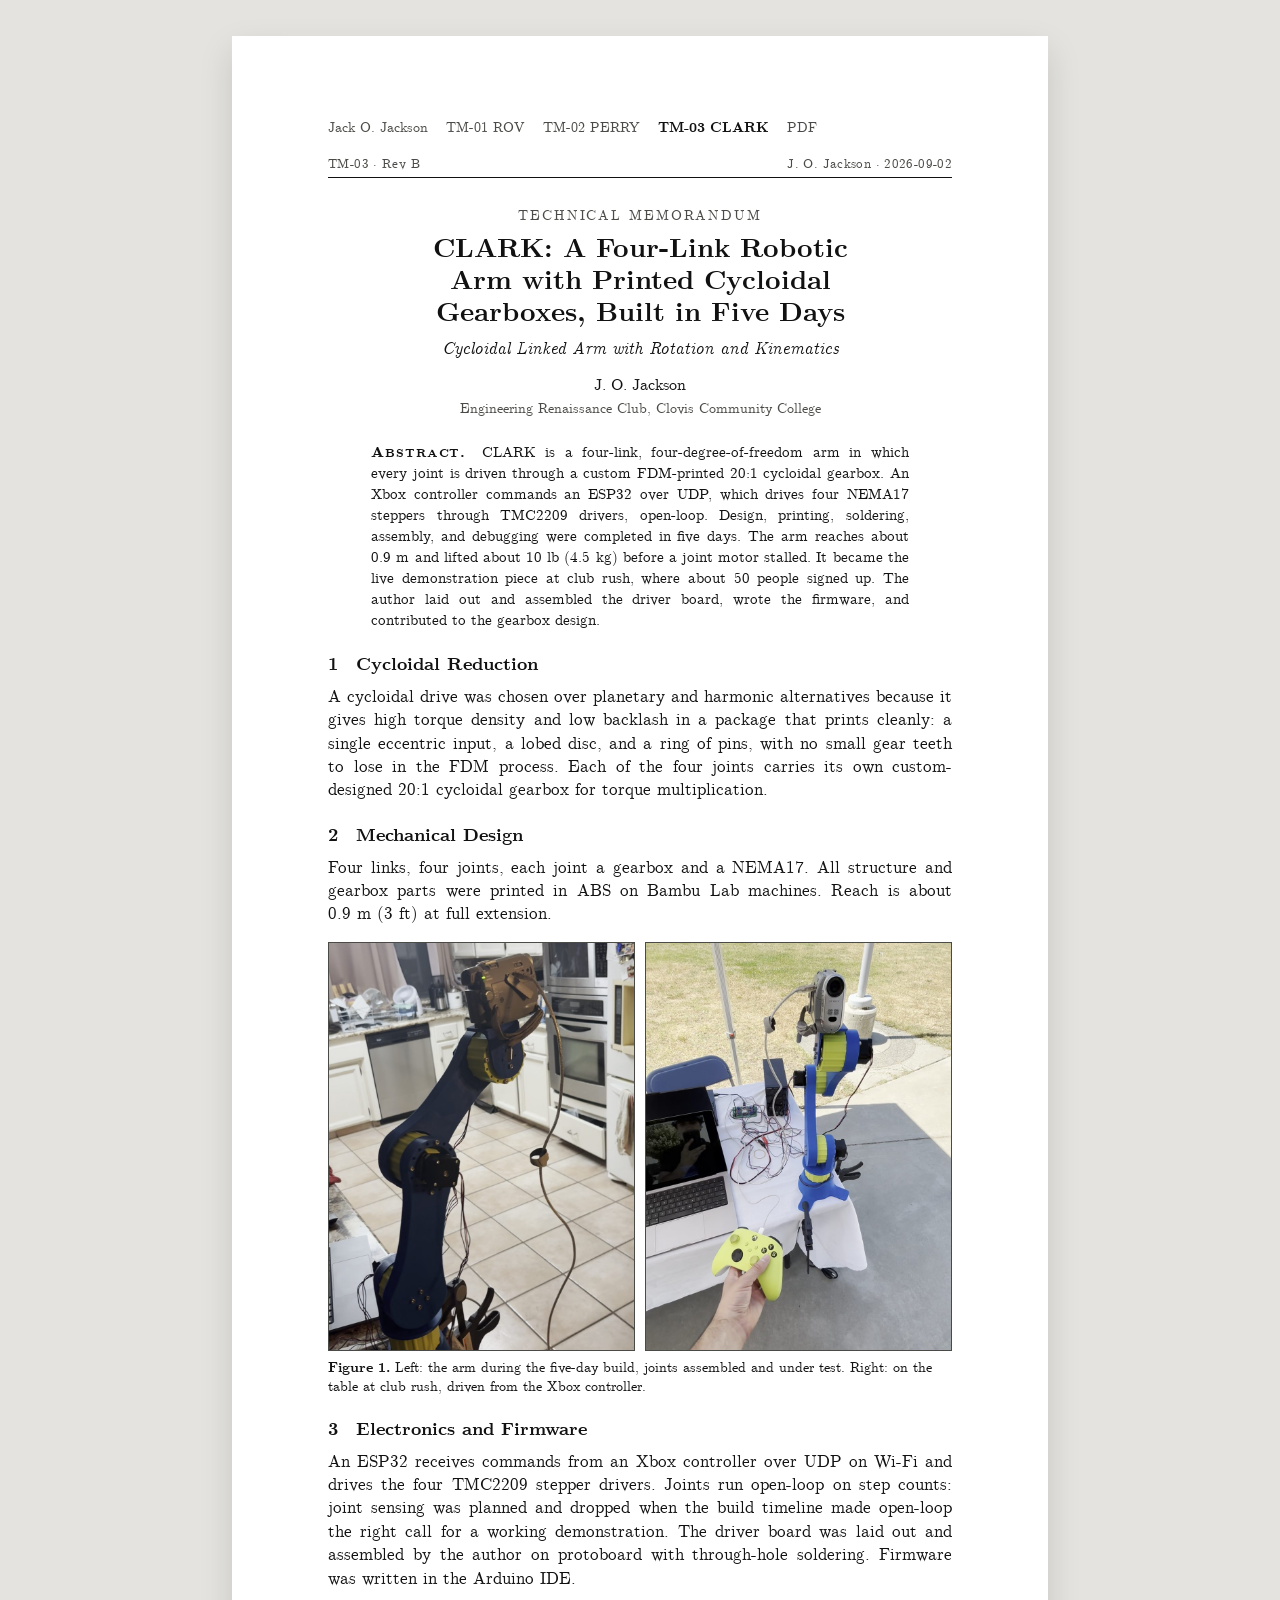
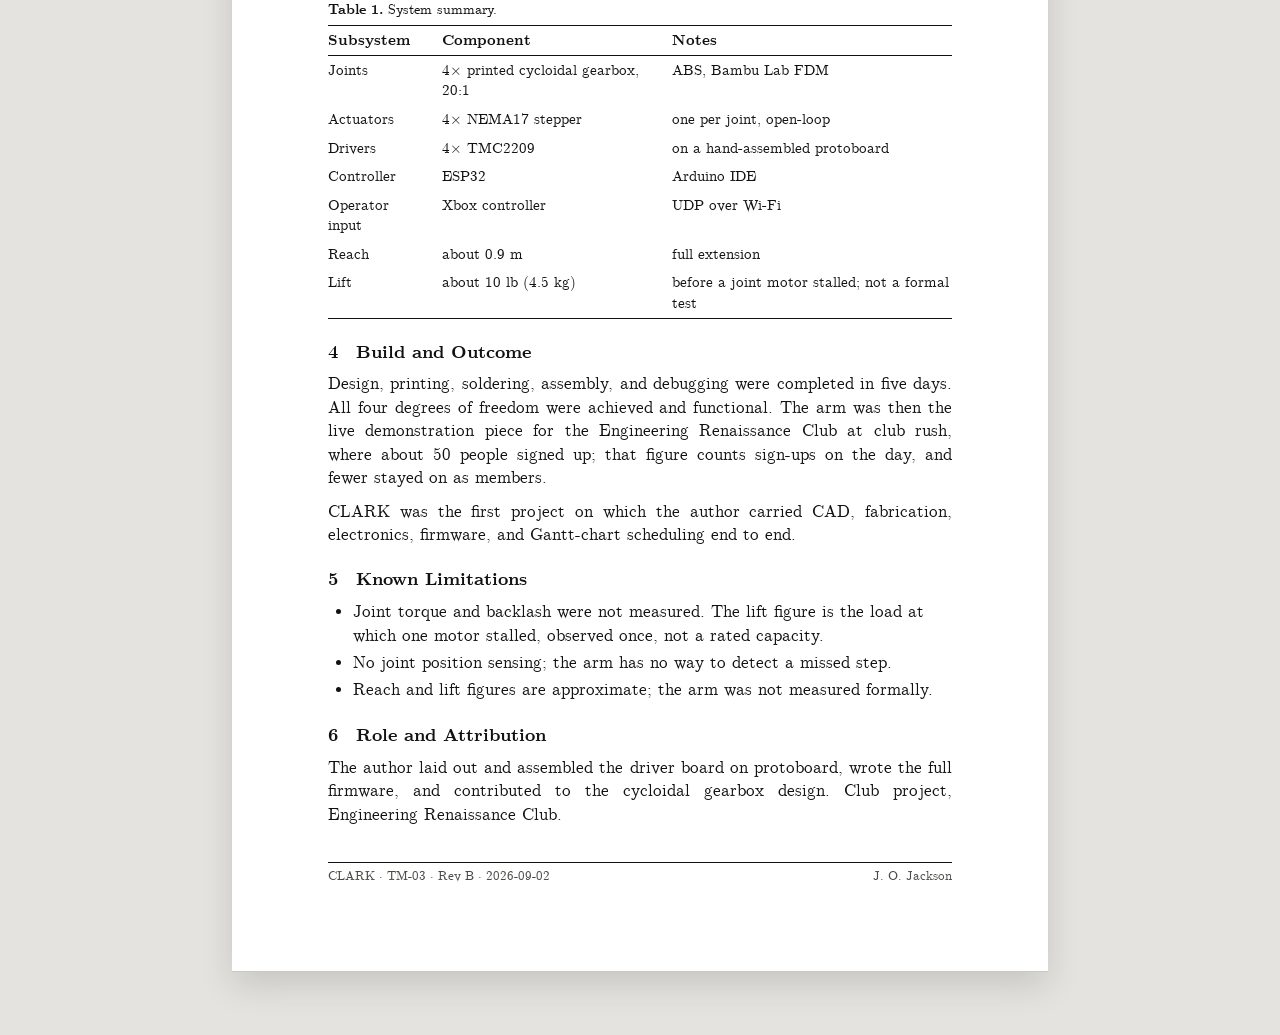
<file: 03-clark.html>
<!DOCTYPE html>
<html lang="en">
<head>
<meta charset="utf-8">
<meta name="viewport" content="width=device-width, initial-scale=1">
<title>TM-03 CLARK — Cycloidal Robotic Arm · J. O. Jackson</title>
<meta name="description" content="Technical memorandum: CLARK, a four-link, four-degree-of-freedom robotic arm with 20:1 printed cycloidal gearboxes at every joint, about 0.9 m reach, designed, built, and debugged in five days.">
<link rel="stylesheet" href="assets/style.css">
</head>
<body>
<article class="memo">

  <nav class="site-nav" aria-label="Site">
    <a href="index.html">Jack O. Jackson</a>
    <a href="01-rov.html">TM-01 ROV</a>
    <a href="02-perry.html">TM-02 PERRY</a>
    <a href="03-clark.html" aria-current="page">TM-03 CLARK</a>
    <a href="pdf/TM-03-CLARK.pdf">PDF</a>
  </nav>

  <div class="runhead"><span>TM-03 · Rev B</span><span>J. O. Jackson · 2026-09-02</span></div>

  <header>
    <div class="kind">Technical Memorandum</div>
    <h1>CLARK: A Four-Link Robotic Arm with Printed Cycloidal Gearboxes, Built in Five Days</h1>
    <div class="sub">Cycloidal Linked Arm with Rotation and Kinematics</div>
    <div class="authors">J. O. Jackson<small>Engineering Renaissance Club, Clovis Community College</small></div>

    <p class="abstract"><b>Abstract.</b> CLARK is a four-link, four-degree-of-freedom arm in which every joint is driven through a custom FDM-printed 20:1 cycloidal gearbox. An Xbox controller commands an ESP32 over UDP, which drives four NEMA17 steppers through TMC2209 drivers, open-loop. Design, printing, soldering, assembly, and debugging were completed in five days. The arm reaches about 0.9&nbsp;m and lifted about 10&nbsp;lb (4.5&nbsp;kg) before a joint motor stalled. It became the live demonstration piece at club rush, where about 50 people signed up. The author laid out and assembled the driver board, wrote the firmware, and contributed to the gearbox design.</p>
  </header>

  <section>
    <h2><span class="n">1</span>Cycloidal Reduction</h2>
    <p>A cycloidal drive was chosen over planetary and harmonic alternatives because it gives high torque density and low backlash in a package that prints cleanly: a single eccentric input, a lobed disc, and a ring of pins, with no small gear teeth to lose in the FDM process. Each of the four joints carries its own custom-designed 20:1 cycloidal gearbox for torque multiplication.</p>
  </section>

  <section>
    <h2><span class="n">2</span>Mechanical Design</h2>
    <p>Four links, four joints, each joint a gearbox and a NEMA17. All structure and gearbox parts were printed in ABS on Bambu Lab machines. Reach is about 0.9&nbsp;m (3&nbsp;ft) at full extension.</p>
    <figure class="fig pair">
      <div class="frames">
        <img src="assets/img/clark-build.jpg" alt="CLARK arm standing upright on a kitchen counter during the five-day build, links in dark blue with yellow gearbox housings, wiring loose." width="900" height="1600">
        <img src="assets/img/clark-demo.jpg" alt="CLARK on a table under a canopy at club rush, an Xbox controller held in the foreground." width="900" height="1600">
      </div>
      <figcaption class="cap"><b>Figure 1.</b> Left: the arm during the five-day build, joints assembled and under test. Right: on the table at club rush, driven from the Xbox controller.</figcaption>
    </figure>
  </section>

  <section>
    <h2><span class="n">3</span>Electronics and Firmware</h2>
    <p>An ESP32 receives commands from an Xbox controller over UDP on Wi-Fi and drives the four TMC2209 stepper drivers. Joints run open-loop on step counts: joint sensing was planned and dropped when the build timeline made open-loop the right call for a working demonstration. The driver board was laid out and assembled by the author on protoboard with through-hole soldering. Firmware was written in the Arduino IDE.</p>
    <div class="tabwrap">
      <table>
        <caption><b>Table 1.</b> System summary.</caption>
        <thead><tr><th>Subsystem</th><th>Component</th><th>Notes</th></tr></thead>
        <tbody>
          <tr><td>Joints</td><td>4× printed cycloidal gearbox, 20:1</td><td>ABS, Bambu Lab FDM</td></tr>
          <tr><td>Actuators</td><td>4× NEMA17 stepper</td><td>one per joint, open-loop</td></tr>
          <tr><td>Drivers</td><td>4× TMC2209</td><td>on a hand-assembled protoboard</td></tr>
          <tr><td>Controller</td><td>ESP32</td><td>Arduino IDE</td></tr>
          <tr><td>Operator input</td><td>Xbox controller</td><td>UDP over Wi-Fi</td></tr>
          <tr><td>Reach</td><td>about 0.9 m</td><td>full extension</td></tr>
          <tr><td>Lift</td><td>about 10 lb (4.5 kg)</td><td>before a joint motor stalled; not a formal test</td></tr>
        </tbody>
      </table>
    </div>
  </section>

  <section>
    <h2><span class="n">4</span>Build and Outcome</h2>
    <p>Design, printing, soldering, assembly, and debugging were completed in five days. All four degrees of freedom were achieved and functional. The arm was then the live demonstration piece for the Engineering Renaissance Club at club rush, where about 50 people signed up; that figure counts sign-ups on the day, and fewer stayed on as members.</p>
    <p>CLARK was the first project on which the author carried CAD, fabrication, electronics, firmware, and Gantt-chart scheduling end to end.</p>
  </section>

  <section>
    <h2><span class="n">5</span>Known Limitations</h2>
    <ul>
      <li>Joint torque and backlash were not measured. The lift figure is the load at which one motor stalled, observed once, not a rated capacity.</li>
      <li>No joint position sensing; the arm has no way to detect a missed step.</li>
      <li>Reach and lift figures are approximate; the arm was not measured formally.</li>
    </ul>
  </section>

  <section>
    <h2><span class="n">6</span>Role and Attribution</h2>
    <p>The author laid out and assembled the driver board on protoboard, wrote the full firmware, and contributed to the cycloidal gearbox design. Club project, Engineering Renaissance Club.</p>
  </section>

  <footer class="pgfoot"><span>CLARK · TM-03 · Rev B · 2026-09-02</span><span>J. O. Jackson</span></footer>

</article>
</body>
</html>
</file>
<file: assets/style.css>
/* ==========================================================================
   Technical memorandum stylesheet — shared by every page (00–05).
   Model: a letter-size lab memo set in Computer Modern. One column, numbered
   sections, captioned figures and tables, references, page footer.
   Ink on paper. Print-to-PDF is a first-class target.
   Type: CMU Serif (OFL) for everything; JetBrains Mono only for identifiers
   that would be typeset in \texttt{} — pin names, file names, registers.
   ========================================================================== */

@font-face {
  font-family: "CMU Serif";
  src: url("fonts/cmu-serif-500-roman.woff2") format("woff2");
  font-weight: 400; font-style: normal; font-display: swap;
}
@font-face {
  font-family: "CMU Serif";
  src: url("fonts/cmu-serif-500-italic.woff2") format("woff2");
  font-weight: 400; font-style: italic; font-display: swap;
}
@font-face {
  font-family: "CMU Serif";
  src: url("fonts/cmu-serif-700-roman.woff2") format("woff2");
  font-weight: 700; font-style: normal; font-display: swap;
}
@font-face {
  font-family: "CMU Serif";
  src: url("fonts/cmu-serif-700-italic.woff2") format("woff2");
  font-weight: 700; font-style: italic; font-display: swap;
}
@font-face {
  font-family: "JetBrains Mono";
  src: url("fonts/JetBrainsMono-Regular.woff2") format("woff2");
  font-weight: 400; font-style: normal; font-display: swap;
}
@font-face {
  font-family: "JetBrains Mono";
  src: url("fonts/JetBrainsMono-Bold.woff2") format("woff2");
  font-weight: 700; font-style: normal; font-display: swap;
}

:root {
  --desk: #e4e3df;       /* screen only: the surface the sheet sits on */
  --paper: #ffffff;
  --ink: #111111;
  --ink-soft: #4a4a46;   /* running head, captions' secondary text */
  --rule: #111111;
  --link: #1f3f8f;       /* hyperref-style dark blue, the one colour on the page */
  --slot: #f7f7f4;       /* reserved figure slot fill */
  --serif: "CMU Serif", "Latin Modern Roman", "Times New Roman", Times, serif;
  --mono: "JetBrains Mono", ui-monospace, Consolas, monospace;
}

* { margin: 0; padding: 0; box-sizing: border-box; }
html { -webkit-text-size-adjust: 100%; }

body {
  font-family: var(--serif);
  font-size: 16.5px;
  line-height: 1.42;
  color: var(--ink);
  background: var(--desk);
}

/* The sheet: one letter page, on screen and in print. */
.memo {
  max-width: 8.5in;
  margin: 36px auto 64px;
  padding: 0.85in 1in 0.9in;
  background: var(--paper);
  box-shadow: 0 1px 0 #c9c8c3, 0 14px 32px rgba(0, 0, 0, 0.13);
}

a { color: var(--link); text-decoration: underline; text-decoration-thickness: 1px; text-underline-offset: 2px; }
a:hover { color: var(--ink); }
a:focus-visible { outline: 2px solid var(--link); outline-offset: 2px; }

code, .tt { font-family: var(--mono); font-size: 0.86em; }

/* --------------------------------------------------------------------------
   Site navigation (screen only) and running head
   -------------------------------------------------------------------------- */

.site-nav {
  display: flex;
  flex-wrap: wrap;
  gap: 4px 18px;
  font-size: 13.5px;
  color: var(--ink-soft);
  margin-bottom: 18px;
}
.site-nav a { color: var(--ink-soft); text-decoration: none; }
.site-nav a:hover { color: var(--ink); text-decoration: underline; }
.site-nav a[aria-current="page"] { color: var(--ink); font-weight: 700; }

.runhead {
  display: flex;
  justify-content: space-between;
  gap: 16px;
  font-size: 12.5px;
  letter-spacing: 0.03em;
  color: var(--ink-soft);
  border-bottom: 0.5pt solid var(--rule);
  padding-bottom: 4px;
  margin-bottom: 28px;
}

/* --------------------------------------------------------------------------
   Title block: kind, title, subtitle, author, abstract, keywords
   -------------------------------------------------------------------------- */

.kind {
  font-size: 13.5px;
  letter-spacing: 0.14em;
  text-transform: uppercase;
  color: var(--ink-soft);
  text-align: center;
}

h1 {
  font-size: 27px;
  font-weight: 700;
  line-height: 1.2;
  text-align: center;
  text-wrap: balance;
  margin: 8px 0 6px;
}

.sub {
  text-align: center;
  font-size: 17px;
  font-style: italic;
  margin-bottom: 14px;
}

.authors { text-align: center; font-size: 16px; }
.authors small { display: block; font-size: 13.5px; color: var(--ink-soft); margin-top: 2px; }

.abstract {
  margin: 24px 0.45in 26px;
  font-size: 15px;
  line-height: 1.4;
  text-align: justify;
  hyphens: auto;
}
.abstract b { font-variant: small-caps; letter-spacing: 0.06em; margin-right: 6px; }


/* --------------------------------------------------------------------------
   Body text: numbered sections
   -------------------------------------------------------------------------- */

section { margin-top: 22px; }

h2 { font-size: 17.5px; font-weight: 700; margin: 0 0 7px; }
h2 .n { display: inline-block; min-width: 1.6em; }

p { margin: 0 0 10px; text-align: justify; hyphens: auto; }
p:last-child { margin-bottom: 0; }

ul, ol { margin: 0 0 10px 1.5em; }
li { margin-bottom: 4px; }

em { font-style: italic; }
strong { font-weight: 700; }

/* Figures. `.pending` marks a reserved slot awaiting a photo, plot, or CAD
   view. Pending figures are hidden everywhere: the markup stays so a real
   image can be dropped in, but no reader ever sees an empty frame. */
.fig { margin: 16px 0 18px; }
.fig.pending { display: none; }
.fig .box {
  border: 0.5pt solid var(--ink-soft);
  background: var(--slot);
  width: 100%;
  aspect-ratio: 16 / 8;
  display: grid;
  place-items: center;
  padding: 12px;
  font-size: 13.5px;
  font-style: italic;
  color: var(--ink-soft);
  text-align: center;
}
.fig img, .fig svg { width: 100%; height: auto; display: block; }
.fig img { border: 0.5pt solid var(--ink-soft); }
/* Two photographs side by side, for portrait frames. */
.fig.pair .frames { display: grid; grid-template-columns: 1fr 1fr; gap: 10px; align-items: start; }
.fig.pair .frames img { aspect-ratio: 3 / 4; object-fit: cover; }
.fig .cap { font-size: 13.5px; line-height: 1.35; margin-top: 7px; }
.fig .cap b { font-weight: 700; }

/* Tables: booktabs rules only, no vertical lines, no shading. */
.tabwrap { margin: 10px 0 16px; overflow-x: auto; }
table {
  border-collapse: collapse;
  width: 100%;
  font-size: 14.5px;
  font-variant-numeric: tabular-nums;
}
caption { caption-side: top; text-align: left; font-size: 13.5px; margin-bottom: 6px; }
caption b { font-weight: 700; }
th, td { padding: 4px 8px; text-align: left; vertical-align: top; }
th:first-child, td:first-child { padding-left: 0; }
th:last-child, td:last-child { padding-right: 0; }
thead th { border-top: 1pt solid var(--rule); border-bottom: 0.5pt solid var(--rule); font-weight: 700; }
tbody tr:last-child td { border-bottom: 1pt solid var(--rule); }

/* References */
ol.refs { font-size: 14.5px; margin-left: 1.7em; }
ol.refs li { margin-bottom: 5px; }

/* Page footer */
.pgfoot {
  display: flex;
  justify-content: space-between;
  gap: 16px;
  font-size: 12.5px;
  color: var(--ink-soft);
  border-top: 0.5pt solid var(--rule);
  padding-top: 4px;
  margin-top: 36px;
}

/* --------------------------------------------------------------------------
   Landing page: one-page CV skeleton. Same paper and face as the memos,
   different bones: left-aligned name with a rule, label column on the left,
   content on the right. No kind label, no abstract, no running head.
   -------------------------------------------------------------------------- */

.cv-head {
  display: flex;
  justify-content: space-between;
  align-items: flex-end;
  flex-wrap: wrap;
  gap: 6px 24px;
  border-bottom: 1pt solid var(--rule);
  padding-bottom: 8px;
  margin-bottom: 6px;
}
.cv-head h1 { font-size: 30px; text-align: left; margin: 0; line-height: 1.1; }
.cv-head .contact { font-size: 14.5px; text-align: right; line-height: 1.45; }
.cv-head .contact a { display: block; }
.cv-tagline { font-size: 15.5px; font-style: italic; color: var(--ink-soft); margin-bottom: 22px; }

.cv-sec { margin-top: 20px; }
.cv-sec h2 {
  font-size: 15.5px;
  letter-spacing: 0.1em;
  text-transform: uppercase;
  border-bottom: 0.5pt solid var(--rule);
  padding-bottom: 3px;
  margin-bottom: 10px;
}
.cv-row {
  display: grid;
  grid-template-columns: 1.55in 1fr;
  gap: 2px 18px;
  margin-bottom: 9px;
}
.cv-row:last-child { margin-bottom: 0; }
.cv-row .lbl { font-size: 14.5px; color: var(--ink-soft); font-variant-numeric: tabular-nums; }
.cv-row .lbl b { color: var(--ink); font-weight: 700; }
.cv-row .lbl img.thumb {
  display: block;
  width: 100%;
  max-width: 1.55in;
  height: auto;
  aspect-ratio: 1 / 1;
  object-fit: cover;
  object-position: var(--focus, 50% 50%);
  margin-top: 6px;
  border: 0.5pt solid var(--rule);
}
.cv-row .body { min-width: 0; }
.cv-row .body p { text-align: left; hyphens: manual; margin-bottom: 3px; }
.cv-row .body .role { font-weight: 700; }
.cv-row .body .meta { font-size: 14.5px; color: var(--ink-soft); }
.cv-sec p.lead { text-align: left; hyphens: manual; margin-bottom: 0; }

@media (max-width: 720px) {
  .cv-head { align-items: flex-start; }
  .cv-head .contact { text-align: left; }
  .cv-row { grid-template-columns: 1fr; gap: 0; margin-bottom: 12px; }
}

@media print {
  /* The CV must fit one letter page. */
  .cv { font-size: 9.6pt; line-height: 1.28; }
  .cv-head { padding-bottom: 4px; margin-bottom: 3px; }
  .cv-head h1 { font-size: 20pt; }
  .cv-tagline { font-size: 10pt; margin-bottom: 10px; }
  .cv-sec { margin-top: 8px; break-inside: avoid; }
  .cv-sec h2 { font-size: 10pt; margin-bottom: 5px; padding-bottom: 2px; }
  .cv-row { margin-bottom: 3px; grid-template-columns: 1.25in 1fr; }
  .cv-row .lbl img.thumb { display: none; }
  .cv-row .body p { margin-bottom: 0; }
  .cv-row .lbl, .cv-row .body .meta, .cv-head .contact { font-size: 8.7pt; }
  .cv .pgfoot { margin-top: 14px; }
}

/* --------------------------------------------------------------------------
   Responsive
   -------------------------------------------------------------------------- */

@media (max-width: 720px) {
  body { font-size: 15.5px; }
  .memo { margin: 0 0 32px; padding: 22px 18px 32px; box-shadow: none; }
  .abstract, .kw { margin-left: 0; margin-right: 0; }
  p, .abstract { text-align: left; hyphens: manual; }
  h1 { font-size: 23px; }
}

@media (prefers-reduced-motion: no-preference) {
  a { transition: color 120ms ease; }
}

/* --------------------------------------------------------------------------
   Print — hard requirement. The memo is the page.
   -------------------------------------------------------------------------- */

@page { size: letter; margin: 0.75in 0.85in; }

@media print {
  body { background: #fff; font-size: 11pt; line-height: 1.38; }
  .memo { max-width: none; margin: 0; padding: 0; box-shadow: none; }
  .site-nav { display: none; }
  .fig.pending { display: none; }
  h1 { font-size: 18pt; }
  .sub { font-size: 12pt; }
  h2 { font-size: 12pt; }
  .abstract { font-size: 10pt; }
  .fig .cap, caption, .runhead, .pgfoot, ol.refs, table { font-size: 9.5pt; }
  section, .fig, .tabwrap { break-inside: avoid; }
  h2 { break-after: avoid; }
  a { color: inherit; text-decoration: none; }
}
</file>
